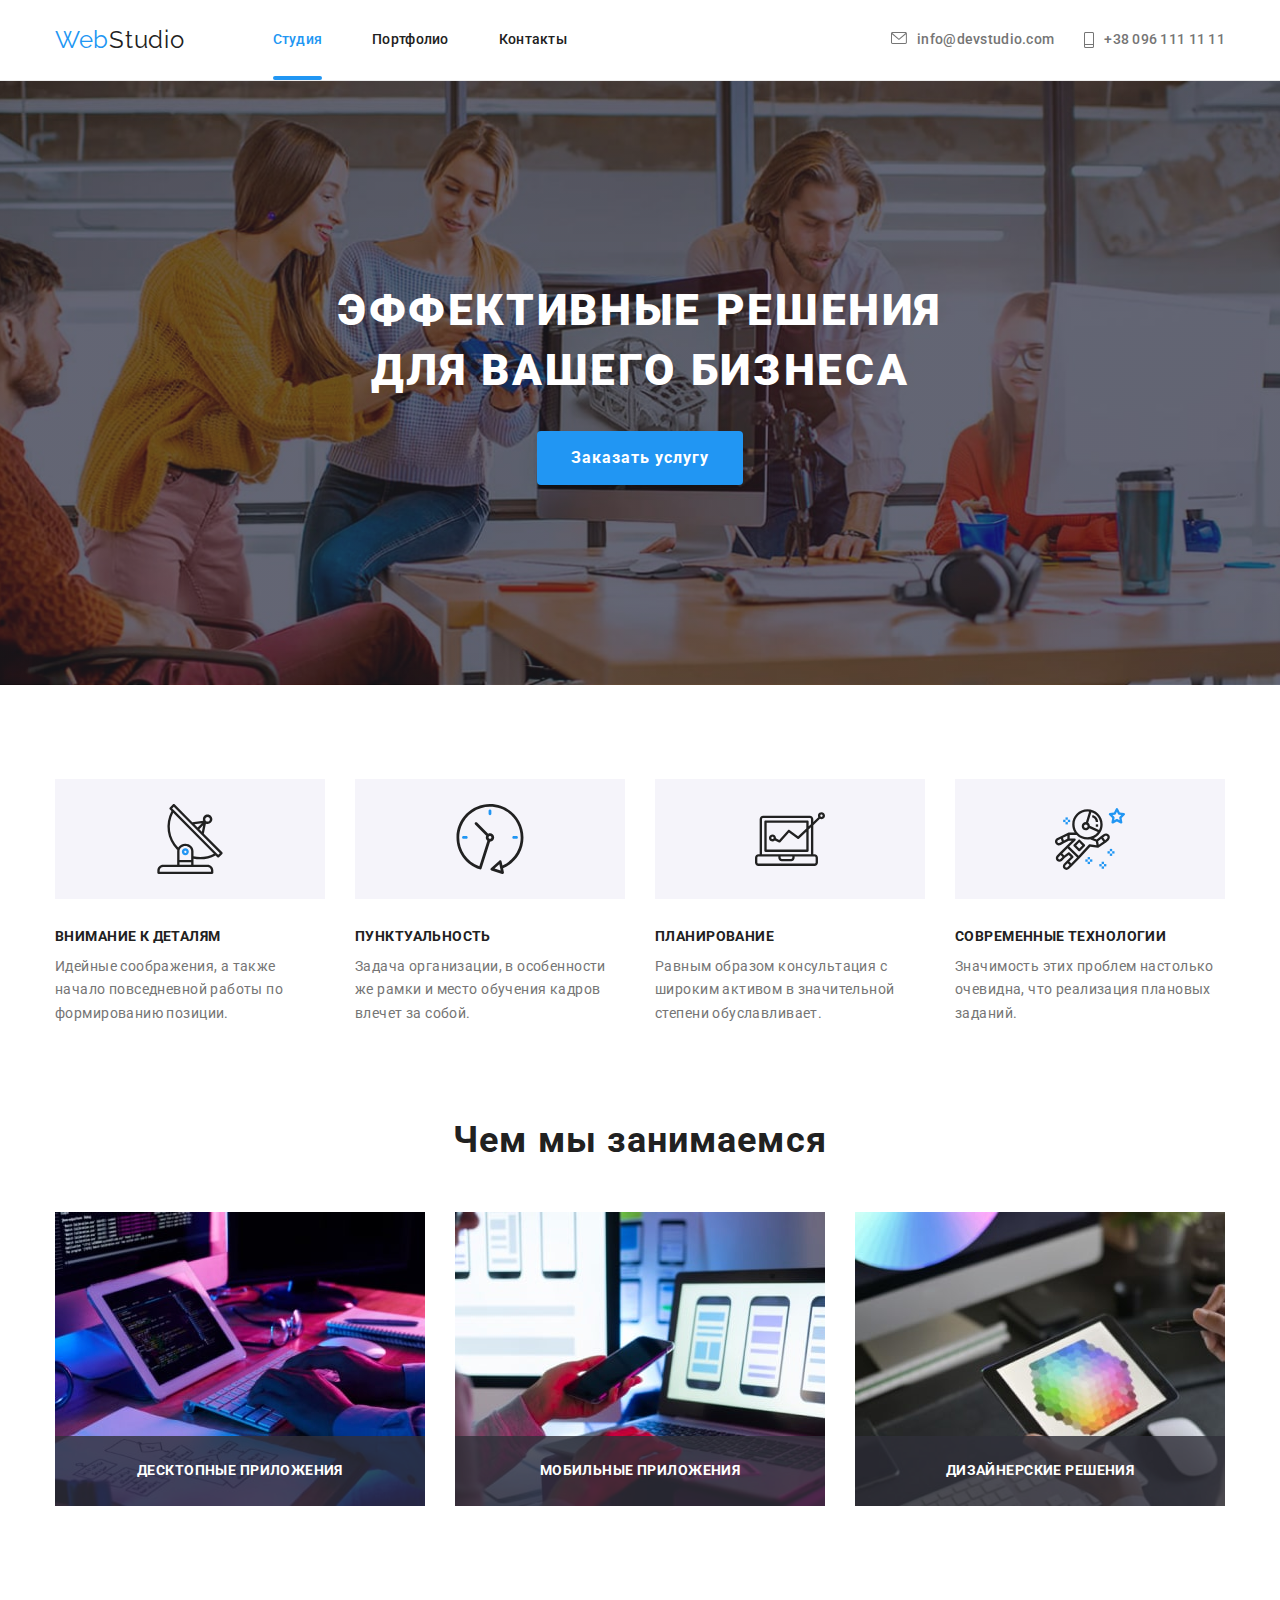
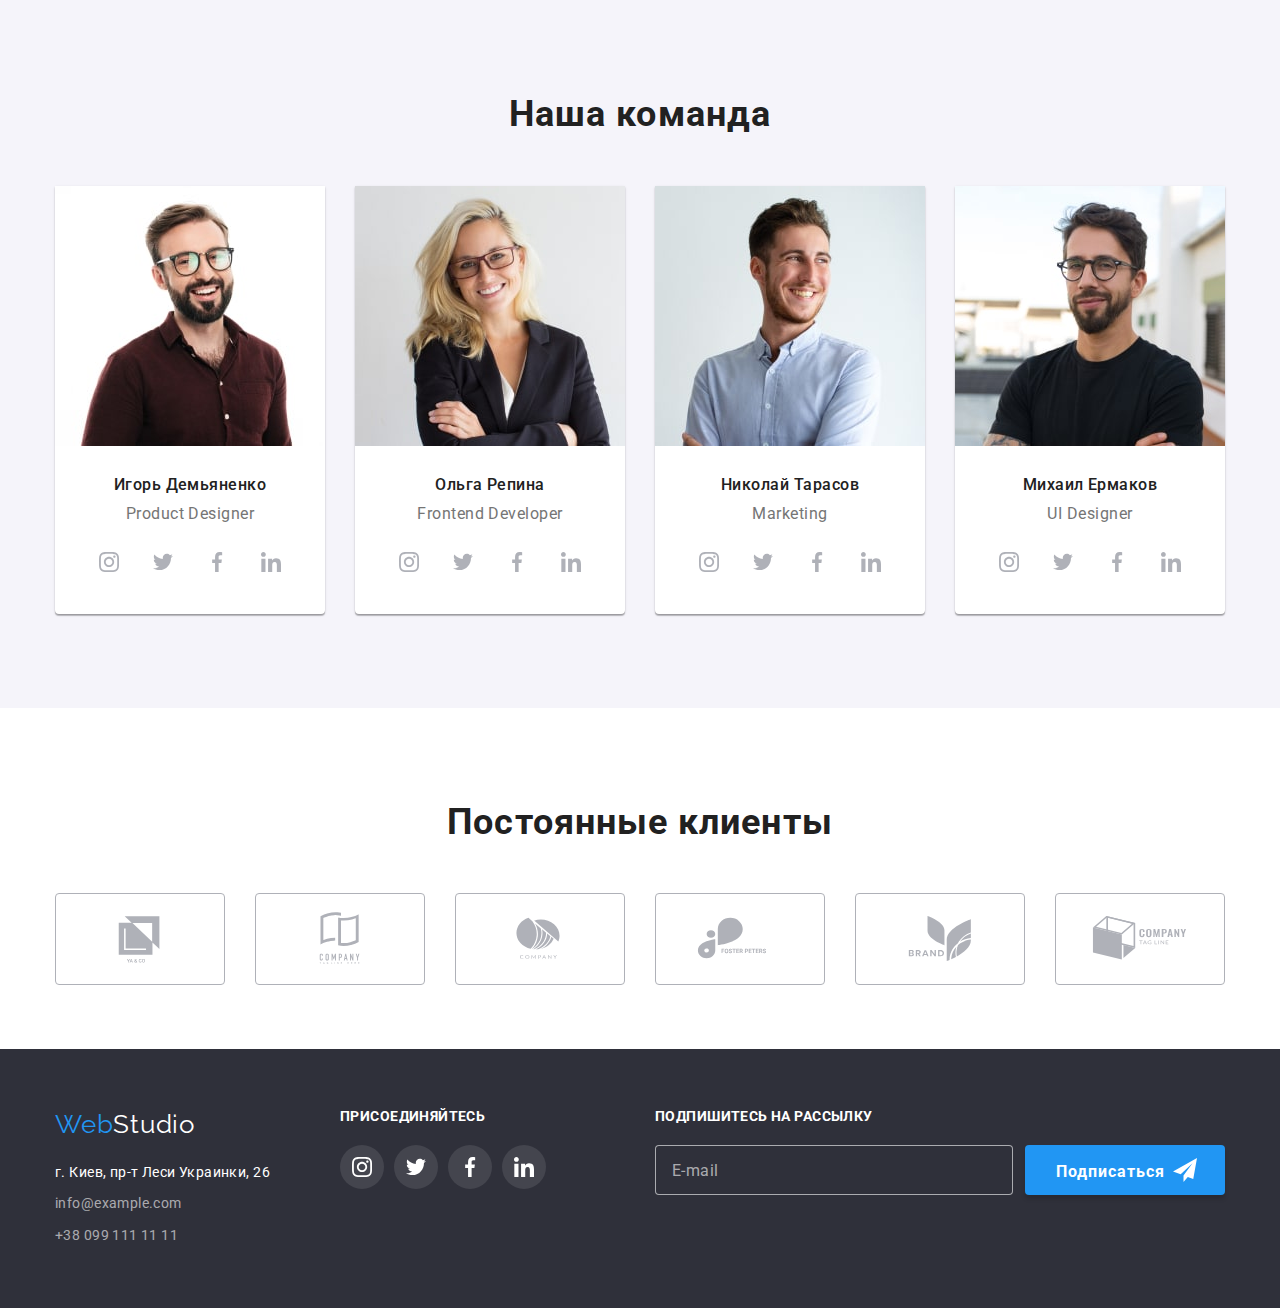
<file: index.html>
<!DOCTYPE html>
<html lang="ru">
<head>
    <meta charset="UTF-8">
    <meta http-equiv="X-UA-Compatible" content="IE=edge">
    <meta name="viewport" content="width=device-width, initial-scale=1.0">
    <title>Web Studio</title>
    <link href="https://fonts.googleapis.com/css2?family=Raleway:wght@700&family=Roboto:wght@400;500;700;900&display=swap"
        rel="stylesheet">
    <link rel="stylesheet" href="https://cdnjs.cloudflare.com/ajax/libs/modern-normalize/1.1.0/modern-normalize.min.css">
    <link rel="stylesheet" href="./css/main.min.css">
</head>
<body>
    <!-- Шапка -->
    <header class="header">
    
        <div class="container navigation-container">
            
            <a href="./index.html" class="header-logo"><span class="header-logo--web">Web</span>Studio</a>
            <button class="mobile-menu-btn-open" data-menu-open>
                <svg class="mobile-menu-btn-open__icon" width="24" height="16">
                    <use href="./images/symbol-defs.svg#icon-menu-open"></use>
                </svg>
            </button>

            <nav class="navigation">
                <ul class="navigation__list list">
                    <li class="navigation__item"><a href="./index.html" class="navigation__link current">Студия</a></li>
                    <li class="navigation__item"><a href="./portfolio.html" class="navigation__link ">Портфолио</a></li>
                    <li class="navigation__item"><a href="" class="navigation__link">Контакты</a></li>
                </ul>
            </nav>
    
            <ul class="navigation-contacts list">
                <li class="navigation-contacts__item">
    
                    <a href="mailto:info@devstudio.com" class="navigation-contacts__mail">info@devstudio.com
                        <svg class="navigation-contacts__icon" width="16" height="12">
                            <use href="./images/symbol-defs.svg#icon-mail"></use>
                        </svg>
                    </a>
                </li>
    
                <li class="navigation-contacts__item">
                    <a href="tel:+380961111111" class="navigation-contacts__tel">+38 096 111 11 11
                        <svg class="navigation-contacts__icon" width="10" height="16">
                            <use href="./images/symbol-defs.svg#icon-phone"></use>
                        </svg>
                    </a>
                </li>
            </ul>
        </div>

        <div class="mobile-menu is-hidden" data-menu>
            <div class="container">
                <div class="mobile-menu-navigation-box">
                    <button type="button" class="mobile-menu-btn-close" data-menu-close>
                        <svg class="mobile-menu-btn-open__icon" width="24" height="16">
                            <use href="./images/symbol-defs.svg#icon-menu-close"></use>
                        </svg>
                    </button>
                    <ul class="mobile-menu-navigation list">
                        <li class="mobile-menu-navigation__item"><a href="./index.html" class="mobile-menu-navigation__link">Студия</a></li>
                        <li class="mobile-menu-navigation__item"><a href="./portfolio.html"
                                class="mobile-menu-navigation__link ">Портфолио</a></li>
                        <li class="mobile-menu-navigation__item"><a href="" class="mobile-menu-navigation__link">Контакты</a></li>
                    </ul>
                    
                    
                </div>
               
                <div class="mobile-menu-social-list-box">
                    <ul class="mobile-menu-navigation-contacts list">
                    
                        <li class="mobile-menu-navigation-contacts__item">
                            <a href="tel:+380961111111" class="mobile-menu-navigation-contacts__tel">+38 096 111 11 11
                    
                            </a>
                        </li>
                    
                        <li class="mobile-menu-navigation-contacts__item">
                    
                            <a href="mailto:info@devstudio.com" class="mobile-menu-navigation-contacts__mail">info@devstudio.com
                    
                            </a>
                        </li>
                    
                    
                    </ul>
                    <ul class="mobile-menu-social-list list">
                        <li class="mobile-menu-social-list__item">
                            <a href="https://www.instagram.com/" target="_blank" class="mobile-menu-social-list__link">
                                Instagram
                            </a>
                        </li>
                        <li class="mobile-menu-social-list__item">
                            <a href="https://twitter.com/" target="_blank" class="mobile-menu-social-list__link">
                                Twitter
                            </a>
                        </li>
                        <li class="mobile-menu-social-list__item">
                            <a href="https://www.facebook.com/" target="_blank" class="mobile-menu-social-list__link">
                                Facebook
                            </a>
                        </li>
                        <li class="mobile-menu-social-list__item">
                            <a href="https://linkedin.com/" target="_blank" class="mobile-menu-social-list__link">
                                LinkedIn
                            </a>
                        </li>
                    </ul>
                </div>
                
            </div>
            
        </div>
    </header>

    <main>
    <!-- Герой  -->
        <section class="hero hero__container ">
            <div class="container">
                <h1 class="hero__title">Эффективные решения для вашего бизнеса</h1>
                <button type="button" class="hero__button button" data-modal__open>Заказать услугу</button>
            </div>
        </section>

    <!-- Приемущества -->
        <section class="benefits section">
                <div class="container">
                    <ul class="benefits-list list">
                        <li class="benefits-list__item">
                            <h3 class="benefits-list__title">Внимание к деталям</h3>
                            <p class="benefits-list__text">Идейные соображения, а также начало повседневной работы по формированию позиции.</p>
                        </li>
                        <li class="benefits-list__item">
                            <h3 class="benefits-list__title">Пунктуальность</h3>
                            <p class="benefits-list__text">Задача организации, в особенности же рамки и место обучения кадров влечет за собой.</p>
                        </li>
                        <li class="benefits-list__item">
                            <h3 class="benefits-list__title">Планирование</h3>
                            <p class="benefits-list__text">Равным образом консультация с широким активом в значительной степени обуславливает.</p>
                        </li>
                        <li class="benefits-list__item">
                            <h3 class="benefits-list__title">Современные технологии</h3>
                            <p class="benefits-list__text">Значимость этих проблем настолько очевидна, что реализация плановых заданий.</p>
                        </li>
                    </ul>
                </div>
        </section>

    <!-- Примеры -->
        <section class="samples samples--position section">
            <div class="container">
                <h2 class="samples__title title">Чем мы занимаемся</h2>
                <ul class="samples__list list">
                    <li class="samples__item">
                      
                        <img 
                        srcset="./images/samples/samples-1-1x.jpeg 1x, ./images/samples/samples-1-2x.jpeg 2x" 
                        src="./images/samples/samples-1-1x.jpeg" 
                        alt="Планшет с клавиатурой"/>

                    <div class="samples__text">Десктопные приложения</div>
                    </li>
                    <li class="samples__item">
                        
                        <img srcset="./images/samples/samples-2-1x.jpeg 1x, ./images/samples/samples-2-2x.jpeg 2x"
                            src="./images/samples/samples-2-1x.jpeg" alt="Ноутбук и смартфон" />
                    
                    <div class="samples__text">Мобильные приложения</div>
                    </li>
                    <li class="samples__item">
                        <img srcset="./images/samples/samples-3-1x.jpeg 1x, ./images/samples/samples-3-2x.jpeg 2x"
                            src="./images/samples/samples-3-1x.jpeg" alt="Планшет с палитрой" />
                    
                    <div class="samples__text">Дизайнерские решения</div>
                    </li>
                </ul>
            </div>
        </section>

    <!-- Команда -->
        <section class="team section">
            <div class="container">
                <h2 class="team-section-title title">Наша команда</h2>
                <ul class="team__list list">
                    <li class="team__item">
                        <picture>
                            <source srcset="
                                            ./images/team/team-1-1x.jpeg     1x,
                                            ./images/team/team-1-2x.jpeg 2x
                                          " media="(min-width: 1200px)" />
                            <source srcset="
                                            ./images/team/team-1-tab-1x.jpeg 1x,
                                            ./images/team/team-1-tab-2x.jpeg 2x
                                          " media="(min-width: 768px)" />
                            <source srcset="
                                            ./images/team/team-1-mob-1x.jpeg 1x,
                                            ./images/team/team-1-mob-2x.jpeg 2x
                                          " media="(min-width: 320px)" />
                        
                            <img src="./images/team/team-1-1x.jpeg" alt="Игорь Демьяненко" class="team__img" />
                        </picture>
                        <div class="team--box">
                            <h3 class="team__member">Игорь Демьяненко</h3>
                            <p class="team__position">Product Designer</p>
                            <ul class="team-social-list list">
                            <li class="team-social-list__item">
                                <a href="https://www.instagram.com/" target="_blank" class="team-social-list__link">
                                    <svg class="team-social-list__icon" width="20" height="20">
                                        <use href="./images/symbol-defs.svg#icon-instagram"></use>
                                    </svg>
                                </a>
                            </li>
                            <li class="team-social-list__item">
                                <a href="https://twitter.com/" target="_blank" class="team-social-list__link">
                                    <svg class="team-social-list__icon" width="20" height="20">
                                        <use href="./images/symbol-defs.svg#icon-twitter"></use>
                                    </svg>
                                </a>
                            </li>
                            <li class="team-social-list__item">
                                <a href="https://www.facebook.com/" target="_blank" class="team-social-list__link">
                                    <svg class="team-social-list__icon" width="20" height="20">
                                        <use href="./images/symbol-defs.svg#icon-facebook"></use>
                                    </svg>
                                </a>
                            </li>
                            <li class="team-social-list__item">
                                <a href="https://linkedin.com/" target="_blank" class="team-social-list__link">
                                    <svg class="team-social-list__icon" width="20" height="20">
                                        <use href="./images/symbol-defs.svg#icon-linkedin"></use>
                                    </svg>
                                </a>
                            </li>
                            
                            </ul>
                        </div>
                        
                    </li>
                    <li class="team__item">
                    <picture>
                        <source srcset="
                                        ./images/team/team-2-1x.jpeg     1x,
                                        ./images/team/team-2-2x.jpeg 2x
                                        " media="(min-width: 1200px)" />
                        <source srcset="
                                        ./images/team/team-2-tab-1x.jpeg 1x,
                                        ./images/team/team-2-tab-2x.jpeg 2x
                                        " media="(min-width: 768px)" />
                        <source srcset="
                                        ./images/team/team-2-mob-1x.jpeg 1x,
                                        ./images/team/team-2-mob-2x.jpeg 2x
                                        " media="(min-width: 320px)" />                   
                        <img src="./images/team/team-2-1x.jpeg" alt="Ольга Репина" class="team__img"/>
                    </picture>
                        
                        <div class="team--box">
                            <h3 class="team__member">Ольга Репина</h3>
                            <p class="team__position">Frontend Developer</p>
                        <ul class="team-social-list list">
                            <li class="team-social-list__item">
                                <a href="https://www.instagram.com/" target="_blank" class="team-social-list__link">
                                    <svg class="team-social-list__icon" width="20" height="20">
                                        <use href="./images/symbol-defs.svg#icon-instagram"></use>
                                    </svg>
                                </a>
                            </li>
                            <li class="team-social-list__item">
                                <a href="https://twitter.com/" target="_blank" class="team-social-list__link">
                                    <svg class="team-social-list__icon" width="20" height="20">
                                        <use href="./images/symbol-defs.svg#icon-twitter"></use>
                                    </svg>
                                </a>
                            </li>
                            <li class="team-social-list__item">
                                <a href="https://www.facebook.com/" target="_blank" class="team-social-list__link">
                                    <svg class="team-social-list__icon" width="20" height="20">
                                        <use href="./images/symbol-defs.svg#icon-facebook"></use>
                                    </svg>
                                </a>
                            </li>
                            <li class="team-social-list__item">
                                <a href="https://linkedin.com/" target="_blank" class="team-social-list__link">
                                    <svg class="team-social-list__icon" width="20" height="20">
                                        <use href="./images/symbol-defs.svg#icon-linkedin"></use>
                                    </svg>
                                </a>
                            </li>
                        </ul>
                        </div>
                        
                    </li>
                    <li class="team__item">
                        <picture>
                            <source srcset="
                                            ./images/team/team-3-1x.jpeg     1x,
                                            ./images/team/team-3-2x.jpeg 2x
                                            " media="(min-width: 1200px)" />
                            <source srcset="
                                            ./images/team/team-3-tab-1x.jpeg 1x,
                                            ./images/team/team-3-tab-2x.jpeg 2x
                                            " media="(min-width: 768px)" />
                            <source srcset="
                                            ./images/team/team-3-mob-1x.jpeg 1x,
                                            ./images/team/team-3-mob-2x.jpeg 2x
                                            " media="(min-width: 320px)" />
                            <img src="./images/team/team-3-1x.jpeg" alt="Николай Тарасов"  class="team__img"/>
                        </picture>
                        <div class="team--box">
                            <h3 class="team__member">Николай Тарасов</h3>
                            <p class="team__position">Marketing</p>
                        <ul class="team-social-list list">
                            <li class="team-social-list__item">
                                <a href="https://www.instagram.com/" target="_blank" class="team-social-list__link">
                                    <svg class="team-social-list__icon" width="20" height="20">
                                        <use href="./images/symbol-defs.svg#icon-instagram"></use>
                                    </svg>
                                </a>
                            </li>
                            <li class="team-social-list__item">
                                <a href="https://twitter.com/" target="_blank" class="team-social-list__link">
                                    <svg class="team-social-list__icon" width="20" height="20">
                                        <use href="./images/symbol-defs.svg#icon-twitter"></use>
                                    </svg>
                                </a>
                            </li>
                            <li class="team-social-list__item">
                                <a href="https://www.facebook.com/" target="_blank" class="team-social-list__link">
                                    <svg class="team-social-list__icon" width="20" height="20">
                                        <use href="./images/symbol-defs.svg#icon-facebook"></use>
                                    </svg>
                                </a>
                            </li>
                            <li class="team-social-list__item">
                                <a href="https://linkedin.com/" target="_blank" class="team-social-list__link">
                                    <svg class="team-social-list__icon" width="20" height="20">
                                        <use href="./images/symbol-defs.svg#icon-linkedin"></use>
                                    </svg>
                                </a>
                            </li>
                        </ul>
                        </div>
                        
                    </li>
                    <li class="team__item">
                        <picture>
                            <source srcset="
                                            ./images/team/team-4-1x.jpeg     1x,
                                            ./images/team/team-4-2x.jpeg 2x
                                            " media="(min-width: 1200px)" />
                            <source srcset="
                                            ./images/team/team-4-tab-1x.jpeg 1x,
                                            ./images/team/team-4-tab-2x.jpeg 2x
                                            " media="(min-width: 768px)" />
                            <source srcset="
                                            ./images/team/team-4-mob-1x.jpeg 1x,
                                            ./images/team/team-4-mob-2x.jpeg 2x
                                            " media="(min-width: 320px)" />
                            <img src="./images/team/team-4-1x.jpeg" alt="Михаил Ермаков" class="team__img" />
                        </picture>
                        <div     class="team--box">
                            <h3 class="team__member">Михаил Ермаков</h3>
                            <p class="team__position">UI Designer</p>
                        <ul class="team-social-list list">
                            <li class="team-social-list__item">
                                <a href="https://www.instagram.com/" target="_blank" class="team-social-list__link">
                                    <svg class="team-social-list__icon" width="20" height="20">
                                        <use href="./images/symbol-defs.svg#icon-instagram"></use>
                                    </svg>
                                </a>
                            </li>
                            <li class="team-social-list__item">
                                <a href="https://twitter.com/" target="_blank" class="team-social-list__link">
                                    <svg class="team-social-list__icon" width="20" height="20">
                                        <use href="./images/symbol-defs.svg#icon-twitter"></use>
                                    </svg>
                                </a>
                            </li>
                            <li class="team-social-list__item">
                                <a href="https://www.facebook.com/" target="_blank" class="team-social-list__link">
                                    <svg class="team-social-list__icon" width="20" height="20">
                                        <use href="./images/symbol-defs.svg#icon-facebook"></use>
                                    </svg>
                                </a>
                            </li>
                            <li class="team-social-list__item">
                                <a href="https://linkedin.com/" target="_blank" class="team-social-list__link">
                                    <svg class="team-social-list__icon" width="20" height="20">
                                        <use href="./images/symbol-defs.svg#icon-linkedin"></use>
                                    </svg>
                                </a>
                            </li>
                        </ul>
                        </div>
                        
                    </li>
                </ul>
            </div>
        </section>

    <!-- Клиенты -->
        <section class="clients section">
            <div class="container">
                <h2 class="clients__title title">Постоянные клиенты</h2>
                <ul class="clients__list list">
                    <li class="clients__item">
                        <a href="" class="clients__link">
                            <svg class="clients__icon" width="106" height="60">
                                <use href="images/symbol-defs.svg#icon-yaco"></use>
                            </svg>
                        </a>
                    </li>
                    <li class="clients__item">
                        <a href="" class="clients__link">
                            <svg class="clients__icon" width="106" height="60">
                                <use href="images/symbol-defs.svg#icon-company-tagline"></use>
                            </svg>
                        </a>
                    </li>

                    <li class="clients__item">
                        <a href="" class="clients__link">
                            <svg class="clients__icon" width="106" height="60">
                                <use href="images/symbol-defs.svg#icon-company"></use>
                            </svg>
                        </a>
                    </li>
                    <li class="clients__item">
                        <a href="" class="clients__link">
                            <svg class="clients__icon" width="106" height="60">
                                <use href="images/symbol-defs.svg#icon-foster"></use>
                            </svg>
                        </a>
                    </li>
                    <li class="clients__item">
                        <a href="" class="clients__link">
                            <svg class="clients__icon" width="106" height="60">
                                <use href="images/symbol-defs.svg#icon-brand"></use>
                            </svg>
                        </a>
                    </li>
                    <li class="clients__item">
                        <a href="" class="clients__link">
                            <svg class="clients__icon" width="106" height="60">
                                <use href="images/symbol-defs.svg#icon-tag-line"></use>
                            </svg>
                        </a>
                    </li>
                </ul>
            </div>
        </section>
    </main>

    <!-- Футер -->
    <footer class="footer">
        <div class="footer__container container contacts">

            <div class="address-links-box">

            <div class="address-container">
                <a href="./index.html" class="footer__logo"><span class="footer__logo--web">Web</span>Studio</a>
                <address class="address">
                    <div class="address__contacts">
                        <p class="address__location">г. Киев, пр-т Леси Украинки, 26</p>
                        <a href="mailto:info@example.com" class="address__mail">info@example.com</a>
                        <a href="tel:+380991111111" class="address__tel">+38 099 111 11 11</a>
                    </div>
                </address>
            </div>

            <div class="footer__links">
                <h3 class="footer__title">присоединяйтесь</h3>
                <ul class="footer__social-list list">
                    <li class="footer__social-item">
                        <a href="" class="footer__social-link">
                            <svg class="footer__social-icon" width="20" height="20">
                                <use href="./images/symbol-defs.svg#icon-instagram"></use>
                            </svg>
                        </a>
                    </li>
                    <li class="footer__social-item">
                        <a href="" class="footer__social-link">
                            <svg class="footer__social-icon" width="20" height="20">
                                <use href="./images/symbol-defs.svg#icon-twitter"></use>
                            </svg>
                        </a>
                    </li>
                    <li class="footer__social-item">
                        <a href="" class="footer__social-link">
                            <svg class="footer__social-icon" width="20" height="20">
                                <use href="./images/symbol-defs.svg#icon-facebook"></use>
                            </svg>
                        </a>
                    </li>
                    <li class="footer__social-item">
                        <a href="" class="footer__social-link">
                            <svg class="footer__social-icon" width="20" height="20">
                                <use href="./images/symbol-defs.svg#icon-linkedin"></use>
                            </svg>
                        </a>
                    </li>
                </ul>
            </div>

            </div>
            <div class="subscription subscription--box">
                <h3 class="subscription-title">Подпишитесь на рассылку</h3>
                <div class="subscription__input">
                    <input type="email" name="email" placeholder="E-mail" class="subscription__email">
                    <div class="button-icon-position">
                    <button type="submit" class="subscription__button button">Подписаться</button>
                    <svg class="subscription__button--icon" width="24" height="24">
                        <use href="./images/symbol-defs.svg#icon-subscription"></use>
                    </svg>
                    </div>  
                    
                </div>
            </div>

        </div>
    </footer> 

    <!-- Модальное окно -->

    <div class="backdrop is-hidden" data-modal>
        <div class="modal">
            <button class="modal__button--close" data-modal__close>
                <svg class="modal__button--close-icon" width="11" height="11">
                    <use href="./images/symbol-defs.svg#icon-menu-close"></use>
            </button>

    <!-- Формы -->
    
            <div class="form">
                
                <p class="form__title-text">Оставьте свои данные, мы вам перезвоним</p>
                <form action="#" class="form-box">

                    
                    
                        <label class="form__label">
                            <span class="form__name">Имя</span> 
                            <div class="input-box">
                                <input type="text" name="name" class="form__input">
                                <svg class="form__icon" width="12" height="12">
                                    <use href="./images/symbol-defs.svg#icon-modal-name"></use>
                                </svg>
                            </div>
                        </label>
                   
                        <label class="form__label">
                            <span class="form__name">Телефон</span>
                            <div class="input-box">
                                <input type="tel" name="tel" class="form__input">
                                <svg class="form__icon" width="13" height="13">
                                    <use href="./images/symbol-defs.svg#icon-modal-tel"></use>
                                </svg>
                            </div>    
                        </label>
                           
                
                        <label class="form__label">
                            <span class="form__name">Почта</span> 
                        <div class="input-box">
                            <input type="email" name="email" class="form__input">
                            <svg class="form__icon" width="15" height="12">
                                <use href="./images/symbol-defs.svg#icon-modal-email"></use>
                        </div>
                        </label>
                        

                        <label class="form__label">
                            <span class="form__name">Комментарий</span> 
                        <textarea name="comment"
                        placeholder="Введите текст"
                        class="form__comment-placeholder"></textarea>
                        </label>
                    
    
                    <div class="terms terms--geometry">
                        
                        <label class="terms__checkbox">
                            <input class="terms__input-checkbox" type="checkbox" name="terms"  value="checkbox">
                            <span class="terms__custom-checkbox"></span>
                            <span class="terms__text">Соглашаюсь с рассылкой и принимаю
                            <a href="" class="terms__link"> Условия договора</a></span>
                        
                        </label>
                    </div>

                    <button type="submit" class="modal-submit-button ">Отправить</button>

                </form>
            </div>
        </div>
    </div>
    <script src="./js/modal.js"></script>
    <script src="./js/mobile-menu.js"></script>
</body>
</html>
</file>
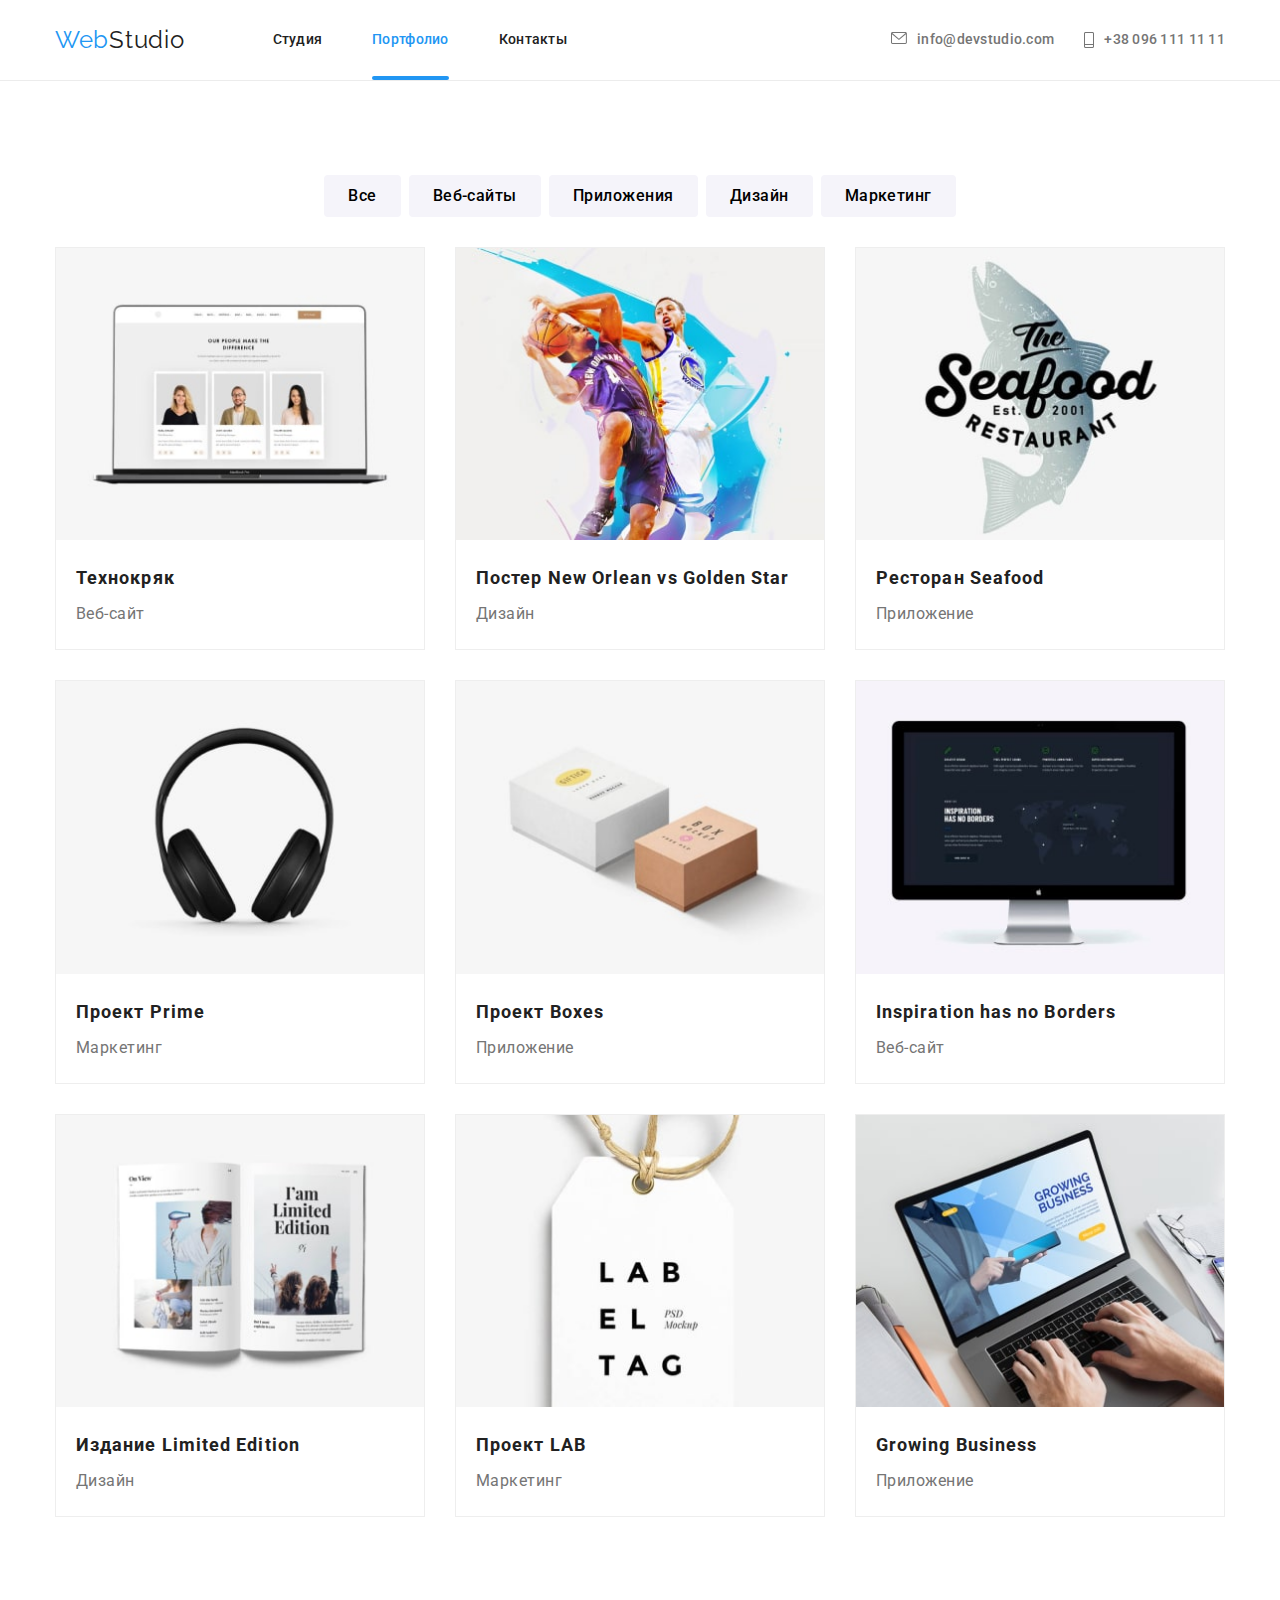
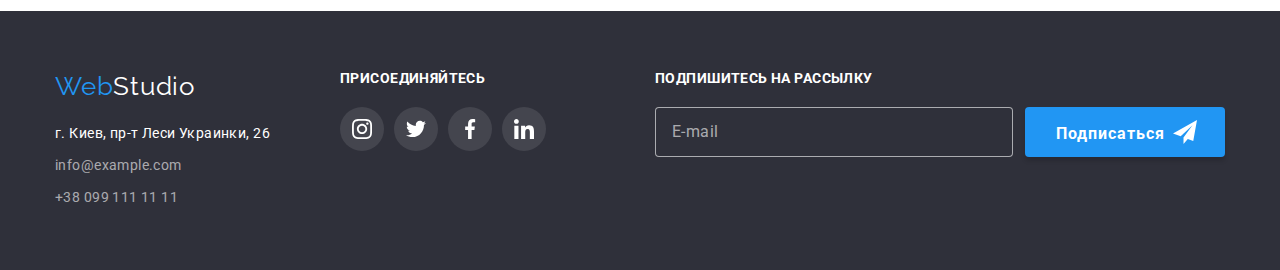
<file: portfolio.html>
<!DOCTYPE html>
<html lang="ru">
<head>
    <meta charset="UTF-8">
    <meta http-equiv="X-UA-Compatible" content="IE=edge">
    <meta name="viewport" content="width=device-width, initial-scale=1.0">
    <title>Portfolio</title>
    <link href="https://fonts.googleapis.com/css2?family=Raleway:wght@700&family=Roboto:wght@400;500;700;900&display=swap"
        rel="stylesheet">
        <link rel="stylesheet" href="https://cdnjs.cloudflare.com/ajax/libs/modern-normalize/1.1.0/modern-normalize.min.css">
    <link rel="stylesheet" href="./css/main.min.css">
</head>
<body>
    <!-- Шапка -->
    <header class="header">
    
        <div class="container navigation-container">
    
            <a href="./index.html" class="header-logo"><span class="header-logo--web">Web</span>Studio</a>
            <button class="mobile-menu-btn-open" data-menu-open>
                <svg class="mobile-menu-btn-open__icon" width="24" height="16">
                    <use href="./images/symbol-defs.svg#icon-menu-open"></use>
                </svg>
            </button>
    
            <nav class="navigation">
                <ul class="navigation__list list">
                    <li class="navigation__item"><a href="./index.html" class="navigation__link">Студия</a></li>
                    <li class="navigation__item"><a href="./portfolio.html" class="navigation__link current">Портфолио</a></li>
                    <li class="navigation__item"><a href="" class="navigation__link">Контакты</a></li>
                </ul>
            </nav>
    
            <ul class="navigation-contacts list">
                <li class="navigation-contacts__item">
    
                    <a href="mailto:info@devstudio.com" class="navigation-contacts__mail">info@devstudio.com
                        <svg class="navigation-contacts__icon" width="16" height="12">
                            <use href="./images/symbol-defs.svg#icon-mail"></use>
                        </svg>
                    </a>
                </li>
    
                <li class="navigation-contacts__item">
                    <a href="tel:+380961111111" class="navigation-contacts__tel">+38 096 111 11 11
                        <svg class="navigation-contacts__icon" width="10" height="16">
                            <use href="./images/symbol-defs.svg#icon-phone"></use>
                        </svg>
                    </a>
                </li>
            </ul>
        </div>
    
        <div class="mobile-menu is-hidden" data-menu>
            <div class="container">
                <div class="mobile-menu-navigation-box">
                    <button type="button" class="mobile-menu-btn-close" data-menu-close>
                        <svg class="mobile-menu-btn-open__icon" width="24" height="16">
                            <use href="./images/symbol-defs.svg#icon-menu-close"></use>
                        </svg>
                    </button>
                    <ul class="mobile-menu-navigation list">
                        <li class="mobile-menu-navigation__item"><a href="./index.html"
                                class="mobile-menu-navigation__link">Студия</a></li>
                        <li class="mobile-menu-navigation__item"><a href="./portfolio.html"
                                class="mobile-menu-navigation__link ">Портфолио</a></li>
                        <li class="mobile-menu-navigation__item"><a href=""
                                class="mobile-menu-navigation__link">Контакты</a></li>
                    </ul>
    
    
                </div>
    
                <div class="mobile-menu-social-list-box">
                    <ul class="mobile-menu-navigation-contacts list">
    
                        <li class="mobile-menu-navigation-contacts__item">
                            <a href="tel:+380961111111" class="mobile-menu-navigation-contacts__tel">+38 096 111 11 11
    
                            </a>
                        </li>
    
                        <li class="mobile-menu-navigation-contacts__item">
    
                            <a href="mailto:info@devstudio.com"
                                class="mobile-menu-navigation-contacts__mail">info@devstudio.com
    
                            </a>
                        </li>
    
    
                    </ul>
                    <ul class="mobile-menu-social-list list">
                        <li class="mobile-menu-social-list__item">
                            <a href="https://www.instagram.com/" target="_blank" class="mobile-menu-social-list__link">
                                Instagram
                            </a>
                        </li>
                        <li class="mobile-menu-social-list__item">
                            <a href="https://twitter.com/" target="_blank" class="mobile-menu-social-list__link">
                                Twitter
                            </a>
                        </li>
                        <li class="mobile-menu-social-list__item">
                            <a href="https://www.facebook.com/" target="_blank" class="mobile-menu-social-list__link">
                                Facebook
                            </a>
                        </li>
                        <li class="mobile-menu-social-list__item">
                            <a href="https://linkedin.com/" target="_blank" class="mobile-menu-social-list__link">
                                LinkedIn
                            </a>
                        </li>
                    </ul>
                </div>
    
            </div>
    
        </div>
    </header>
    
    <main>
    <!-- Основной контент -->
    <main>

        <section class="filters section">

            <div class="container">

                <div class="filters-container">
                    <h1 class="visually-hidden">Фильтры</h1>
                    <ul class="filters__list list">
                        <li class="filters__item">
                            <button type="button" class="filters__button button">Все</button>
                        </li>
                        <li class="filters__item">
                            <button type="button" class="filters__button button">Веб-сайты</button>
                        </li>
                        <li class="filters__item">
                            <button type="button" class="filters__button button">Приложения</button>
                        </li>
                        <li class="filters__item">
                            <button type="button" class="filters__button button">Дизайн</button>
                        </li>
                        <li class="filters__item">
                            <button type="button" class="filters__button button">Маркетинг</button>
                        </li>
                    </ul>
                </div>

                <div class="projects-container">
                    <h2 class="visually-hidden">Проекты</h2>
                    <ul class="projects-list list">
                    
                        <li class="projects-item">
                            
                            <article class="card">

                                <div class="card__thumb">
                                <picture>
                                    <source srcset="
                                                    ./images/projects/project-1-1x.jpeg 1x,
                                                    ./images/projects/project-1-2x.jpeg 2x
                                                    " media="(min-width: 1200px)" />
                                    <source srcset="
                                                    ./images/projects/project-1-tab-1x.jpeg 1x,
                                                    ./images/projects/project-1-tab-2x.jpeg 2x
                                                    " media="(min-width: 768px)" />
                                    <source srcset="
                                                    ./images/projects/project-1-mob-1x.jpeg 1x,
                                                    ./images/projects/project-1-mob-2x.jpeg 2x
                                                    " media="(min-width: 320px)" />
                                    <img src="./images/projects/project-1-1x.jpeg" alt="Веб-сайт на ноутбуке" class="card__img" />
                                </picture>
                                    <div class="card-overlay">
                                        <div class="card-overlay-text">
                                            Технокряк это современная площадка распространения коронавируса. Компании используют эту
                                            платформу для цифрового
                                            шпионажа и атак на защищённые сервера конкурентов.
                                        </div>
                                    </div>
                                </div>

                                <div class="card__content">
                                    <h3 class="card__title">Технокряк</h3>
                                    <p class="card__text">Веб-сайт</p>
                                </div>

                            </article>  
                        </li>

                        <li class="projects-item">

                            <article class="card">
                        
                                <div class="card__thumb">
                                    <picture>
                                        <source srcset="
                                                        ./images/projects/project-2-1x.jpeg 1x,
                                                        ./images/projects/project-2-2x.jpeg 2x
                                                        " media="(min-width: 1200px)" />
                                        <source srcset="
                                                        ./images/projects/project-2-tab-1x.jpeg 1x,
                                                        ./images/projects/project-2-tab-2x.jpeg 2x
                                                        " media="(min-width: 768px)" />
                                        <source srcset="
                                                        ./images/projects/project-2-mob-1x.jpeg 1x,
                                                        ./images/projects/project-2-mob-2x.jpeg 2x
                                                        " media="(min-width: 320px)" />
                                        <img src="./images/projects/project-2-1x.jpeg" alt="Постер с баскетболистами" class="card__img" />
                                    </picture>
                                    
                                    <div class="card-overlay">
                                        <div class="card-overlay-text">Технокряк это современная площадка распространения коронавируса. Компании используют эту
                                            платформу для цифрового
                                            шпионажа и атак на защищённые сервера конкурентов.
                                        </div>
                                    </div>
                                </div>
                        
                                <div class="card__content">
                                    <h3 class="card__title">Постер New Orlean vs Golden Star</h3>
                                    <p class="card__text">Дизайн</p>
                                </div>
                        
                            </article>
                        </li>

                        <li class="projects-item">

                            <article class="card">
                        
                                <div class="card__thumb">
                                    <picture>
                                        <source srcset="
                                                        ./images/projects/project-3-1x.jpeg 1x,
                                                        ./images/projects/project-3-2x.jpeg 2x
                                                        " media="(min-width: 1200px)" />
                                        <source srcset="
                                                        ./images/projects/project-3-tab-1x.jpeg 1x,
                                                        ./images/projects/project-3-tab-2x.jpeg 2x
                                                        " media="(min-width: 768px)" />
                                        <source srcset="
                                                        ./images/projects/project-3-mob-1x.jpeg 1x,
                                                        ./images/projects/project-3-mob-2x.jpeg 2x
                                                        " media="(min-width: 320px)" />
                                        <img src="./images/projects/project-3-1x.jpeg" alt="Лого ресторана" class="card__img" />
                                    </picture>

                                    <div class="card-overlay">
                                        <div class="card-overlay-text">Технокряк это современная площадка распространения коронавируса. Компании используют эту
                                            платформу для цифрового
                                            шпионажа и атак на защищённые сервера конкурентов.
                                        </div>
                                    </div>
                                </div>
                        
                                <div class="card__content">
                                    <h3 class="card__title">Ресторан Seafood</h3>
                                    <p class="card__text">Приложение</p>
                                </div>
                        
                            </article>
                        </li>

                        <li class="projects-item">

                            <article class="card">
                        
                                <div class="card__thumb">

                                    <picture>
                                        <source srcset="
                                                        ./images/projects/project-4-1x.jpeg 1x,
                                                        ./images/projects/project-4-2x.jpeg 2x
                                                        " media="(min-width: 1200px)" />
                                        <source srcset="
                                                        ./images/projects/project-4-tab-1x.jpeg 1x,
                                                        ./images/projects/project-4-tab-2x.jpeg 2x
                                                        " media="(min-width: 768px)" />
                                        <source srcset="
                                                        ./images/projects/project-4-mob-1x.jpeg 1x,
                                                        ./images/projects/project-4-mob-2x.jpeg 2x
                                                        " media="(min-width: 320px)" />
                                        <img src="./images/projects/project-4-1x.jpeg" alt="Наушники" class="card__img" />
                                    </picture>
                                    
                                    <div class="card-overlay">
                                        <div class="card-overlay-text">Технокряк это современная площадка распространения коронавируса. Компании используют эту
                                            платформу для цифрового
                                            шпионажа и атак на защищённые сервера конкурентов.
                                        </div>
                                    </div>
                                </div>
                        
                                <div class="card__content">
                                    <h3 class="card__title">Проект Prime</h3>
                                    <p class="card__text">Маркетинг</p>
                                </div>
                        
                            </article>
                        </li>

                        <li class="projects-item">

                            <article class="card">
                        
                                <div class="card__thumb">
                                    <picture>
                                        <source srcset="
                                                        ./images/projects/project-5-1x.jpeg 1x,
                                                        ./images/projects/project-5-2x.jpeg 2x
                                                        " media="(min-width: 1200px)" />
                                        <source srcset="
                                                        ./images/projects/project-5-tab-1x.jpeg 1x,
                                                        ./images/projects/project-5-tab-2x.jpeg 2x
                                                        " media="(min-width: 768px)" />
                                        <source srcset="
                                                        ./images/projects/project-5-mob-1x.jpeg 1x,
                                                        ./images/projects/project-5-mob-2x.jpeg 2x
                                                        " media="(min-width: 320px)" />
                                        <img src="./images/projects/project-5-1x.jpeg" alt="Изображение коробок" class="card__img" />
                                    </picture>
                                   
                                    <div class="card-overlay">
                                        <div class="card-overlay-text">Технокряк это современная площадка распространения коронавируса. Компании используют эту
                                            платформу для цифрового
                                            шпионажа и атак на защищённые сервера конкурентов.
                                        </div>
                                    </div>
                                </div>
                        
                                <div class="card__content">
                                    <h3 class="card__title">Проект Boxes</h3>
                                    <p class="card__text">Приложение</p>
                                </div>
                        
                            </article>
                        </li>

                        <li class="projects-item">

                            <article class="card">
                        
                                <div class="card__thumb">
                                    <picture>
                                        <source srcset="
                                                        ./images/projects/project-6-1x.jpeg 1x,
                                                        ./images/projects/project-6-2x.jpeg 2x
                                                        " media="(min-width: 1200px)" />
                                        <source srcset="
                                                        ./images/projects/project-6-tab-1x.jpeg 1x,
                                                        ./images/projects/project-6-tab-2x.jpeg 2x
                                                        " media="(min-width: 768px)" />
                                        <source srcset="
                                                        ./images/projects/project-6-mob-1x.jpeg 1x,
                                                        ./images/projects/project-6-mob-2x.jpeg 2x
                                                        " media="(min-width: 320px)" />
                                        <img src="./images/projects/project-6-1x.jpeg" alt="Веб-сайт на мониторе" class="card__img" />
                                    </picture>
                                <div class="card-overlay">
                                    <div class="card-overlay-text">Технокряк это современная площадка распространения коронавируса. Компании используют эту
                                        платформу для цифрового
                                        шпионажа и атак на защищённые сервера конкурентов.
                                    </div>
                                </div>
                                </div>
                        
                                <div class="card__content">
                                    <h3 class="card__title">Inspiration has no Borders</h3>
                                    <p class="card__text">Веб-сайт</p>
                                </div>
                        
                            </article>
                        </li>

                        <li class="projects-item">

                            <article class="card">
                        
                                <div class="card__thumb">
                                    <picture>
                                        <source srcset="
                                                        ./images/projects/project-7-1x.jpeg 1x,
                                                        ./images/projects/project-7-2x.jpeg 2x
                                                        " media="(min-width: 1200px)" />
                                        <source srcset="
                                                        ./images/projects/project-7-tab-1x.jpeg 1x,
                                                        ./images/projects/project-7-tab-2x.jpeg 2x
                                                        " media="(min-width: 768px)" />
                                        <source srcset="
                                                        ./images/projects/project-7-mob-1x.jpeg 1x,
                                                        ./images/projects/project-7-mob-2x.jpeg 2x
                                                        " media="(min-width: 320px)" />
                                        <img src="./images/projects/project-7-1x.jpeg" aalt="Книга" class="card__img" />
                                    </picture>
                                    <div class="card-overlay">
                                        <div class="card-overlay-text">Технокряк это современная площадка распространения коронавируса. Компании используют эту
                                            платформу для цифрового
                                            шпионажа и атак на защищённые сервера конкурентов.
                                        </div>
                                    </div>
                                </div>
                        
                                <div class="card__content">
                                    <h3 class="card__title">Издание Limited Edition</h3>
                                    <p class="card__text">Дизайн</p>
                                </div>
                        
                            </article>
                        </li>

                        <li class="projects-item">

                            <article class="card">
                        
                                <div class="card__thumb">
                                    <picture>
                                        <source srcset="
                                                        ./images/projects/project-8-1x.jpeg 1x,
                                                        ./images/projects/project-8-2x.jpeg 2x
                                                        " media="(min-width: 1200px)" />
                                        <source srcset="
                                                        ./images/projects/project-8-tab-1x.jpeg 1x,
                                                        ./images/projects/project-8-tab-2x.jpeg 2x
                                                        " media="(min-width: 768px)" />
                                        <source srcset="
                                                        ./images/projects/project-8-mob-1x.jpeg 1x,
                                                        ./images/projects/project-8-mob-2x.jpeg 2x
                                                        " media="(min-width: 320px)" />
                                        <img src="./images/projects/project-8-1x.jpeg" alt="Изображение бирки" class="card__img" />
                                    </picture>
                                    <div class="card-overlay">
                                        <div class="card-overlay-text">Технокряк это современная площадка распространения коронавируса. Компании используют эту
                                            платформу для цифрового
                                            шпионажа и атак на защищённые сервера конкурентов.
                                        </div>
                                    </div>
                                </div>
                        
                                <div class="card__content">
                                    <h3 class="card__title">Проект LAB</h3>
                                    <p class="card__text">Маркетинг</p>
                                </div>
                        
                            </article>
                        </li>

                        <li class="projects-item">
                            
                            <article class="card">
                        
                                <div class="card__thumb">
                                    <picture>
                                        <source srcset="
                                                        ./images/projects/project-9-1x.jpeg 1x,
                                                        ./images/projects/project-9-2x.jpeg 2x
                                                        " media="(min-width: 1200px)" />
                                        <source srcset="
                                                        ./images/projects/project-9-tab-1x.jpeg 1x,
                                                        ./images/projects/project-9-tab-2x.jpeg 2x
                                                        " media="(min-width: 768px)" />
                                        <source srcset="
                                                        ./images/projects/project-9-mob-1x.jpeg 1x,
                                                        ./images/projects/project-9-mob-2x.jpeg 2x
                                                        " media="(min-width: 320px)" />
                                        <img src="./images/projects/project-9-1x.jpeg" alt="Приложение на ноутбуке" class="card__img" />
                                    </picture>
                                    <div class="card-overlay">
                                        <div class="card-overlay-text">Технокряк это современная площадка распространения коронавируса. Компании используют эту
                                            платформу для цифрового
                                            шпионажа и атак на защищённые сервера конкурентов.
                                        </div>
                                    </div>
                                    
                                </div>
                        
                                <div class="card__content">
                                    <h3 class="card__title">Growing Business</h3>
                                    <p class="card__text">Приложение</p>
                                </div>
                        
                            </article>
                        </li>
                    </ul>
                </div>
            </div>
        </section>
    </main>
    <!-- Футер -->
<footer class="footer">
    <div class="footer__container container contacts">

        <div class="address-links-box">

            <div class="address-container">
                <a href="./index.html" class="footer__logo"><span class="footer__logo--web">Web</span>Studio</a>
                <address class="address">
                    <div class="address__contacts">
                        <p class="address__location">г. Киев, пр-т Леси Украинки, 26</p>
                        <a href="mailto:info@example.com" class="address__mail">info@example.com</a>
                        <a href="tel:+380991111111" class="address__tel">+38 099 111 11 11</a>
                    </div>
                </address>
            </div>

            <div class="footer__links">
                <h3 class="footer__title">присоединяйтесь</h3>
                <ul class="footer__social-list list">
                    <li class="footer__social-item">
                        <a href="" class="footer__social-link">
                            <svg class="footer__social-icon" width="20" height="20">
                                <use href="./images/symbol-defs.svg#icon-instagram"></use>
                            </svg>
                        </a>
                    </li>
                    <li class="footer__social-item">
                        <a href="" class="footer__social-link">
                            <svg class="footer__social-icon" width="20" height="20">
                                <use href="./images/symbol-defs.svg#icon-twitter"></use>
                            </svg>
                        </a>
                    </li>
                    <li class="footer__social-item">
                        <a href="" class="footer__social-link">
                            <svg class="footer__social-icon" width="20" height="20">
                                <use href="./images/symbol-defs.svg#icon-facebook"></use>
                            </svg>
                        </a>
                    </li>
                    <li class="footer__social-item">
                        <a href="" class="footer__social-link">
                            <svg class="footer__social-icon" width="20" height="20">
                                <use href="./images/symbol-defs.svg#icon-linkedin"></use>
                            </svg>
                        </a>
                    </li>
                </ul>
            </div>

        </div>
        <div class="subscription subscription--box">
            <h3 class="subscription-title">Подпишитесь на рассылку</h3>
            <div class="subscription__input">
                <input type="email" name="email" placeholder="E-mail" class="subscription__email">
                <div class="button-icon-position">
                    <button type="submit" class="subscription__button button">Подписаться</button>
                    <svg class="subscription__button--icon" width="24" height="24">
                        <use href="./images/symbol-defs.svg#icon-subscription"></use>
                    </svg>
                </div>

            </div>
        </div>

    </div>
</footer>
<script src="./js/mobile-menu.js"></script>


</body>
</html>
</file>
<file: css/main.min.css>
.visually-hidden{position:absolute;width:1px;height:1px;margin:-1px;padding:0;overflow:hidden;border:0;clip:rect(0 0 0 0)}body{color:#212121;font-family:Roboto, sans-serif;margin:0}img{display:block;max-width:100%;height:auto}h1,h2,h3,h4,h5,h6,p,ul{margin:0;padding:0}.list{list-style:none;margin:0;padding:0}.container{width:100%;margin-left:auto;margin-right:auto;padding-left:15px;padding-right:15px}@media screen and (min-width: 480px){.container{width:480px}}@media screen and (min-width: 768px){.container{width:768px}}@media screen and (min-width: 1200px){.container{width:1200px}}.button{cursor:pointer;font-family:inherit, sans-serif}.section{padding-top:60px;padding-bottom:60px}@media screen and (min-width: 1200px){.section{padding-top:94px;padding-bottom:94px}}.title{font-weight:700;line-height:1.16;text-align:center;letter-spacing:0.03em}@media screen and (max-width: 1199px){.title{font-size:28px}}@media screen and (min-width: 1200px){.title{font-size:36px}}.header-logo{color:#212121;text-decoration:none;font-family:Raleway, sans-serif;font-size:24px;line-height:1.16;letter-spacing:.03em;padding:16px 0;display:block}@media screen and (min-width: 768px){.header-logo{padding:26px 0}}.header-logo--web{color:#2196f3}.header{border-bottom:1px solid #ececec}.navigation-container{display:-webkit-box;display:-ms-flexbox;display:flex;-webkit-box-align:center;-ms-flex-align:center;align-items:center}.navigation{display:none}@media screen and (min-width: 768px){.navigation{display:-webkit-box;display:-ms-flexbox;display:flex;-webkit-box-align:center;-ms-flex-align:center;align-items:center}}@media screen and (min-width: 768px){.navigation__list{display:-webkit-box;display:-ms-flexbox;display:flex;margin-left:88px}}.navigation__link{display:block;padding-top:32px;padding-bottom:32px;color:#212121;text-decoration:none;font-weight:500;font-size:14px;line-height:1.14;letter-spacing:.02em;-webkit-transition:color 250ms cubic-bezier(0.4, 0, 0.2, 1);transition:color 250ms cubic-bezier(0.4, 0, 0.2, 1)}.navigation__link:hover,.navigation__link:focus{color:#2196f3}.navigation__item:not(:last-child){margin-right:50px}.navigation-contacts{display:none}@media screen and (min-width: 768px){.navigation-contacts{display:-webkit-box;display:-ms-flexbox;display:flex;-webkit-box-orient:vertical;-webkit-box-direction:normal;-ms-flex-direction:column;flex-direction:column;margin-left:auto;-webkit-box-align:start;-ms-flex-align:start;align-items:flex-start}}@media screen and (min-width: 1200px){.navigation-contacts{-webkit-box-orient:horizontal;-webkit-box-direction:normal;-ms-flex-direction:row;flex-direction:row;margin-left:auto}}.navigation-contacts__mail,.navigation-contacts__tel{display:-webkit-box;display:-ms-flexbox;display:flex;-webkit-box-orient:horizontal;-webkit-box-direction:reverse;-ms-flex-direction:row-reverse;flex-direction:row-reverse;color:#757575;text-decoration:none;font-weight:500;font-size:14px;line-height:1.14;letter-spacing:.02em;fill:#757575;-webkit-transition:color 250ms cubic-bezier(0.4, 0, 0.2, 1),fill 250ms cubic-bezier(0.4, 0, 0.2, 1);transition:color 250ms cubic-bezier(0.4, 0, 0.2, 1),fill 250ms cubic-bezier(0.4, 0, 0.2, 1)}@media screen and (min-width: 1200px){.navigation-contacts__mail,.navigation-contacts__tel{padding-top:32px;padding-bottom:32px}}.navigation-contacts__mail:hover,.navigation-contacts__mail:focus,.navigation-contacts__tel:hover,.navigation-contacts__tel:focus{color:#2196f3;fill:#2196f3}.navigation-contacts__item:not(:last-child){margin-bottom:10px}@media screen and (min-width: 1200px){.navigation-contacts__item:not(:last-child){margin-right:30px;margin-bottom:0}}.navigation-contacts__icon{margin-right:10px}.current{color:#2196f3;position:relative}.current::after{content:"";position:absolute;width:100%;height:4px;background-color:#2196f3;left:0;bottom:0;border-radius:2px}.hero{background-color:#c4c4c4;background-image:-webkit-gradient(linear, left top, left bottom, from(rgba(47,48,58,0.4)), to(rgba(47,48,58,0.4))),url(../images/hero/hero-mob-1x.jpeg);background-image:linear-gradient(rgba(47,48,58,0.4), rgba(47,48,58,0.4)),url(../images/hero/hero-mob-1x.jpeg);background-repeat:no-repeat;background-position:center;background-size:cover}@media (min-device-pixel-ratio: 2), (-webkit-min-device-pixel-ratio: 2), (min-resolution: 192dpi), (min-resolution: 2dppx){.hero{background-image:-webkit-gradient(linear, left top, left bottom, from(rgba(47,48,58,0.4)), to(rgba(47,48,58,0.4))),url(../images/hero/hero-mob-2x.jpeg);background-image:linear-gradient(rgba(47,48,58,0.4), rgba(47,48,58,0.4)),url(../images/hero/hero-mob-2x.jpeg)}}@media screen and (min-width: 768px){.hero{background-image:-webkit-gradient(linear, left top, left bottom, from(rgba(47,48,58,0.4)), to(rgba(47,48,58,0.4))),url(../images/hero/hero-tab-1x.jpeg);background-image:linear-gradient(rgba(47,48,58,0.4), rgba(47,48,58,0.4)),url(../images/hero/hero-tab-1x.jpeg)}}@media screen and (min-width: 768px) and (min-device-pixel-ratio: 2), screen and (min-width: 768px) and (-webkit-min-device-pixel-ratio: 2), screen and (min-width: 768px) and (min-resolution: 192dpi), screen and (min-width: 768px) and (min-resolution: 2dppx){.hero{background-image:-webkit-gradient(linear, left top, left bottom, from(rgba(47,48,58,0.4)), to(rgba(47,48,58,0.4))),url(../images/hero/hero-tab-2x.jpeg);background-image:linear-gradient(rgba(47,48,58,0.4), rgba(47,48,58,0.4)),url(../images/hero/hero-tab-2x.jpeg)}}@media screen and (min-width: 1200px){.hero{background-image:-webkit-gradient(linear, left top, left bottom, from(rgba(47,48,58,0.4)), to(rgba(47,48,58,0.4))),url(../images/hero/hero-1x.jpeg);background-image:linear-gradient(rgba(47,48,58,0.4), rgba(47,48,58,0.4)),url(../images/hero/hero-1x.jpeg)}}@media screen and (min-width: 1200px) and (min-device-pixel-ratio: 2), screen and (min-width: 1200px) and (-webkit-min-device-pixel-ratio: 2), screen and (min-width: 1200px) and (min-resolution: 192dpi), screen and (min-width: 1200px) and (min-resolution: 2dppx){.hero{background-image:-webkit-gradient(linear, left top, left bottom, from(rgba(47,48,58,0.4)), to(rgba(47,48,58,0.4))),url(../images/hero/hero-2x.jpeg);background-image:linear-gradient(rgba(47,48,58,0.4), rgba(47,48,58,0.4)),url(../images/hero/hero-2x.jpeg)}}.hero__container{padding-top:118px;padding-bottom:118px;margin-left:auto;margin-right:auto;text-align:center}@media screen and (min-width: 1200px){.hero__container{padding-top:200px;padding-bottom:200px}}.hero__title{margin-left:auto;margin-right:auto;color:#ffffff;font-weight:900;font-size:26px;line-height:1.62;letter-spacing:.06em;text-align:center;text-transform:uppercase}@media screen and (min-width: 480px){.hero__title{max-width:360px}}@media screen and (min-width: 1200px){.hero__title{max-width:696px;font-size:44px;line-height:1.36;letter-spacing:.06em}}.hero__button{padding:10px 32px;margin-top:30px;color:#ffffff;background-color:#2196f3;-webkit-box-shadow:0px 4px 4px rgba(0,0,0,0.15);box-shadow:0px 4px 4px rgba(0,0,0,0.15);border-radius:4px;border-color:transparent;font-weight:700;font-size:16px;line-height:1.87;letter-spacing:.06em;-webkit-transition:background-color 250ms cubic-bezier(0.4, 0, 0.2, 1);transition:background-color 250ms cubic-bezier(0.4, 0, 0.2, 1)}.hero__button:hover,.hero__button:focus{background-color:#188ce8}.backdrop{position:fixed;left:0;top:0;overflow:scroll;width:100vw;height:100vh;background-color:rgba(0,0,0,0.2);z-index:1;opacity:1;-webkit-transition:opacity 250ms cubic-bezier(0.4, 0, 0.2, 1);transition:opacity 250ms cubic-bezier(0.4, 0, 0.2, 1)}.backdrop.is-hidden{opacity:0;pointer-events:none;visibility:hidden}.backdrop.is-hidden .modal{-webkit-transform:translate(-50%, -50%) scale(1.1);transform:translate(-50%, -50%) scale(1.1)}.modal{position:absolute;top:50%;left:50%;margin-left:auto;margin-right:auto;padding:40px;-webkit-transform:translate(-50%, -50%) scale(1);transform:translate(-50%, -50%) scale(1);-webkit-transition:-webkit-transform 250ms cubic-bezier(0.4, 0, 0.2, 1);transition:-webkit-transform 250ms cubic-bezier(0.4, 0, 0.2, 1);transition:transform 250ms cubic-bezier(0.4, 0, 0.2, 1);transition:transform 250ms cubic-bezier(0.4, 0, 0.2, 1), -webkit-transform 250ms cubic-bezier(0.4, 0, 0.2, 1);width:90vw;background-color:#ffffff;-webkit-box-shadow:0px 1px 3px rgba(0,0,0,0.12),0px 1px 1px rgba(0,0,0,0.14),0px 2px 1px rgba(0,0,0,0.2);box-shadow:0px 1px 3px rgba(0,0,0,0.12),0px 1px 1px rgba(0,0,0,0.14),0px 2px 1px rgba(0,0,0,0.2);border-radius:4px}@media screen and (min-width: 480px){.modal{width:450px}}@media screen and (min-width: 768px){.modal{width:450px}}@media screen and (min-width: 1200px){.modal{width:528px}}.modal__button--close{display:-webkit-box;display:-ms-flexbox;display:flex;-webkit-box-pack:center;-ms-flex-pack:center;justify-content:center;-webkit-box-align:center;-ms-flex-align:center;align-items:center;position:absolute;top:8px;right:8px;width:30px;height:30px;cursor:pointer;background:transparent;border:1px solid rgba(0,0,0,0.1);border-radius:50%}.modal__button--close-icon{fill:#212121;-webkit-transition:fill 250ms cubic-bezier(0.4, 0, 0.2, 1);transition:fill 250ms cubic-bezier(0.4, 0, 0.2, 1)}.modal__button--close:hover .modal__button--close-icon{fill:#2196f3}.form__title-text{margin-bottom:12px;font-weight:700;font-size:20px;line-height:1.15;letter-spacing:.03em;text-align:center;color:#212121}@media screen and (min-width: 1200px){.form__title-text{padding:0;font-weight:700;font-size:20px;line-height:1.5;letter-spacing:.03em}}.form__label{display:-webkit-box;display:-ms-flexbox;display:flex;-webkit-box-orient:vertical;-webkit-box-direction:normal;-ms-flex-direction:column;flex-direction:column;margin-bottom:10px}.form__name{color:#757575;font-size:12px;line-height:1.16;letter-spacing:.01em;margin-bottom:4px}.form__input{padding:11px 42px;width:100%;height:40px;border:1px solid rgba(33,33,33,0.2);-webkit-box-sizing:border-box;box-sizing:border-box;border-radius:4px;cursor:pointer;outline:none;-webkit-transition:border-color 250ms cubic-bezier(0.4, 0, 0.2, 1);transition:border-color 250ms cubic-bezier(0.4, 0, 0.2, 1)}.form__input:focus-within{border-color:#2196f3;cursor:auto}.form__icon{display:inline-block;position:absolute;top:50%;left:15px;-webkit-transform:translateY(-50%);transform:translateY(-50%);cursor:pointer;pointer-events:none;-webkit-transition:fill 250ms cubic-bezier(0.4, 0, 0.2, 1);transition:fill 250ms cubic-bezier(0.4, 0, 0.2, 1)}.form__comment-placeholder{resize:none;border:1px solid rgba(33,33,33,0.2);-webkit-box-sizing:border-box;box-sizing:border-box;border-radius:4px;padding:12px 16px;outline:none;cursor:pointer;height:120px;font-size:12px;line-height:1.16;letter-spacing:.01em;-webkit-transition:border-color 250ms cubic-bezier(0.4, 0, 0.2, 1);transition:border-color 250ms cubic-bezier(0.4, 0, 0.2, 1)}.form__comment-placeholder:focus-within{border-color:#2196f3;cursor:auto}.form__comment-placeholder::-webkit-input-placeholder{color:rgba(117,117,117,0.5);font-size:12px;line-height:1.16;letter-spacing:.01em}.form__comment-placeholder:-ms-input-placeholder{color:rgba(117,117,117,0.5);font-size:12px;line-height:1.16;letter-spacing:.01em}.form__comment-placeholder::-ms-input-placeholder{color:rgba(117,117,117,0.5);font-size:12px;line-height:1.16;letter-spacing:.01em}.form__comment-placeholder::placeholder{color:rgba(117,117,117,0.5);font-size:12px;line-height:1.16;letter-spacing:.01em}.input-box{position:relative}.form__input:focus ~ .form__icon{fill:#2196f3}.terms--geometry{margin-top:20px;text-align:center}.terms__checkbox{display:-webkit-box;display:-ms-flexbox;display:flex;-webkit-box-align:center;-ms-flex-align:center;align-items:center;-webkit-box-pack:center;-ms-flex-pack:center;justify-content:center}.terms__text{font-size:11px;line-height:1.16;letter-spacing:.03em;color:#757575}@media screen and (min-width: 1200px){.terms__text{font-size:14px;line-height:1.71;letter-spacing:.03em}}.terms__link{color:#2196f3}.terms__input-checkbox{position:absolute;width:1px;height:1px;margin:-1px;border:0;padding:0;clip:rect(0 0 0 0);overflow:hidden}.terms__custom-checkbox{display:inline-block;width:16px;height:15px;margin-right:8px;border:2px solid #212121;border-radius:2px}.terms__input-checkbox:checked+.terms__custom-checkbox{border-color:transparent;background-color:#2196f3;background-image:url("../images/check-box-icon.svg");background-size:contain;background-repeat:no-repeat;background-position:center}.modal-submit-button{display:block;margin:30px auto 0;background:#2196f3;-webkit-box-shadow:0px 4px 4px rgba(0,0,0,0.15);box-shadow:0px 4px 4px rgba(0,0,0,0.15);border-radius:4px;padding:10px 55px;color:#ffffff;border-color:transparent;cursor:pointer;-webkit-transition:background-color 250ms cubic-bezier(0.4, 0, 0.2, 1);transition:background-color 250ms cubic-bezier(0.4, 0, 0.2, 1)}.modal-submit-button:focus,.modal-submit-button:hover{background-color:#188ce8}.benefits-list{margin-bottom:-30px}@media screen and (min-width: 768px){.benefits-list{display:-webkit-box;display:-ms-flexbox;display:flex;-ms-flex-wrap:wrap;flex-wrap:wrap;margin-left:-30px}}.benefits-list__item{margin-bottom:30px}@media screen and (min-width: 768px){.benefits-list__item{width:calc(100% / 2 - 30px);margin-left:30px}}@media screen and (min-width: 1200px){.benefits-list__item{width:calc(100% / 4 - 30px)}}.benefits-list__title{font-weight:700;font-size:14px;line-height:1.14;letter-spacing:.03em;text-transform:uppercase;margin-bottom:10px;text-align:center}@media screen and (min-width: 768px){.benefits-list__title{text-align:start}}.benefits-list__text{color:#757575;font-size:14px;line-height:1.71;letter-spacing:.03em}.benefits-list__item::before{content:"";display:block;height:120px;background-color:#f5f4fa;margin-bottom:30px}.benefits-list__item:nth-child(1)::before{background-image:url(../images/antenna.svg);background-repeat:no-repeat;background-position:center}.benefits-list__item:nth-child(2)::before{background-image:url(../images/clock.svg);background-repeat:no-repeat;background-position:center}.benefits-list__item:nth-child(3)::before{background-image:url(../images/computer.svg);background-repeat:no-repeat;background-position:center}.benefits-list__item:nth-child(4)::before{background-image:url(../images/astronaut.svg);background-repeat:no-repeat;background-position:center}@media screen and (max-width: 1199px){.samples{display:none}}.samples--position{padding-top:0}.samples__title{font-weight:700;font-size:36px;line-height:1.16;letter-spacing:.03em;text-align:center;margin-bottom:50px}.samples__list{display:-webkit-box;display:-ms-flexbox;display:flex}.samples__item{position:relative}.samples__item:not(:last-child){margin-right:30px}.samples__text{position:absolute;bottom:0;left:0;width:100%;height:70px;padding:27px;font-weight:700;font-size:14px;line-height:1.14;letter-spacing:.03em;text-align:center;text-transform:uppercase;color:#ffffff}.samples__item::before{content:"";position:absolute;left:0;bottom:0;width:100%;height:70px;background-color:rgba(47,48,58,0.8)}.team{background-color:#f5f4fa}.team__list{margin-bottom:-30px}@media screen and (min-width: 768px){.team__list{display:-webkit-box;display:-ms-flexbox;display:flex;-ms-flex-wrap:wrap;flex-wrap:wrap;margin-left:-30px}}.team__item{background-color:#ffffff;-webkit-box-shadow:0px 1px 3px rgba(0,0,0,0.12),0px 1px 1px rgba(0,0,0,0.14),0px 2px 1px rgba(0,0,0,0.2);box-shadow:0px 1px 3px rgba(0,0,0,0.12),0px 1px 1px rgba(0,0,0,0.14),0px 2px 1px rgba(0,0,0,0.2);border-radius:0px 0px 4px 4px;margin-bottom:30px}@media screen and (min-width: 768px){.team__item{-ms-flex-preferred-size:calc(100% / 2 - 30px);flex-basis:calc(100% / 2 - 30px);margin-left:30px}}@media screen and (min-width: 1200px){.team__item{-ms-flex-preferred-size:calc(100% / 4 - 30px);flex-basis:calc(100% / 4 - 30px)}}.team__member{font-weight:500;font-size:16px;line-height:1.18;letter-spacing:.03em;text-align:center;margin-bottom:10px}.team__position{color:#757575;font-size:16px;line-height:1.18;letter-spacing:.03em;text-align:center}.team-social-list{display:-webkit-box;display:-ms-flexbox;display:flex;-webkit-box-pack:center;-ms-flex-pack:center;justify-content:center}.team-social-list__item{margin-top:16px}.team-social-list__item:nth-child(n+2){margin-left:10px}.team-social-list__link{width:44px;height:44px;background-color:#ffffff;fill:#afb1b8;display:-webkit-box;display:-ms-flexbox;display:flex;-webkit-box-pack:center;-ms-flex-pack:center;justify-content:center;-webkit-box-align:center;-ms-flex-align:center;align-items:center;border-radius:50%;-webkit-transition:fill 250ms cubic-bezier(0.4, 0, 0.2, 1),background-color 250ms cubic-bezier(0.4, 0, 0.2, 1);transition:fill 250ms cubic-bezier(0.4, 0, 0.2, 1),background-color 250ms cubic-bezier(0.4, 0, 0.2, 1)}.team-social-list__link:hover,.team-social-list__link:focus{background-color:#2196f3;fill:#ffffff}.team-section-title{margin-bottom:30px}@media screen and (min-width: 1200px){.team-section-title{margin-bottom:50px}}.team--box{padding-top:30px;padding-bottom:30px}.clients__title{margin-bottom:30px}@media screen and (min-width: 1200px){.clients__title{margin-bottom:50px}}.clients__list{display:-webkit-box;display:-ms-flexbox;display:flex;-ms-flex-wrap:wrap;flex-wrap:wrap;margin-bottom:-30px;margin-left:-30px}.clients__item{-ms-flex-preferred-size:calc(100% / 2 - 30px);flex-basis:calc(100% / 2 - 30px);margin-left:30px;margin-bottom:30px}@media screen and (min-width: 768px){.clients__item{-ms-flex-preferred-size:calc(100% / 3 - 30px);flex-basis:calc(100% / 3 - 30px)}}@media screen and (min-width: 1200px){.clients__item{-ms-flex-preferred-size:calc(100% / 6 - 30px);flex-basis:calc(100% / 6 - 30px);margin-bottom:0}}.clients__link{display:-webkit-box;display:-ms-flexbox;display:flex;-webkit-box-align:center;-ms-flex-align:center;align-items:center;-webkit-box-pack:center;-ms-flex-pack:center;justify-content:center;height:92px;background-color:#ffffff;fill:#afb1b8;border:1px solid #afb1b8;border-radius:4px;-webkit-transition-property:fill, border-color;transition-property:fill, border-color;-webkit-transition-duration:250ms;transition-duration:250ms;-webkit-transition-timing-function:var(--timing-function);transition-timing-function:var(--timing-function)}.clients__link:hover,.clients__link:focus{fill:#2196f3;border-color:#2196f3}.footer{background-color:#2f303a}@media screen and (max-width: 1199px){.footer{text-align:center}}.footer__container{padding-top:60px;padding-bottom:60px}@media screen and (min-width: 1200px){.footer__container{display:-webkit-box;display:-ms-flexbox;display:flex;-webkit-box-pack:justify;-ms-flex-pack:justify;justify-content:space-between}}.footer__logo{display:inline-block;color:#ffffff;text-decoration:none;font-family:Raleway, sans-serif;font-size:26px;line-height:1.2;letter-spacing:.03em}.footer__logo--web{color:#2196f3}.footer__links{margin-top:60px}@media screen and (min-width: 768px){.footer__links{margin-top:0}}@media screen and (min-width: 768px){.footer__links{margin-left:70px}}.footer__title{margin-bottom:20px;color:#ffffff;font-weight:700;font-size:14px;line-height:1.14;letter-spacing:.03em;text-transform:uppercase}@media screen and (min-width: 768px){.address-links-box{display:-webkit-box;display:-ms-flexbox;display:flex;-ms-flex-pack:distribute;justify-content:space-around}}.address__location{color:#ffffff;font-style:normal;font-size:14px;line-height:1.71;letter-spacing:.03em;margin-top:20px;margin-bottom:8px}.address__contacts{margin-top:8px}.address__tel{margin-top:8px}.address__mail,.address__tel{display:block;color:rgba(255,255,255,0.6);text-decoration:none;font-style:normal;font-size:14px;line-height:1.71;letter-spacing:.03em;-webkit-transition:color 250ms cubic-bezier(0.4, 0, 0.2, 1);transition:color 250ms cubic-bezier(0.4, 0, 0.2, 1)}.address__mail:hover,.address__mail:focus,.address__tel:hover,.address__tel:focus{color:#2196f3}.footer__social-list{display:-webkit-box;display:-ms-flexbox;display:flex;-webkit-box-pack:center;-ms-flex-pack:center;justify-content:center}.footer__social-item:nth-child(n+2){margin-left:10px}.footer__social-link{display:-webkit-box;display:-ms-flexbox;display:flex;-webkit-box-pack:center;-ms-flex-pack:center;justify-content:center;-webkit-box-align:center;-ms-flex-align:center;align-items:center;width:44px;height:44px;background-color:rgba(255,255,255,0.1);border-radius:50%;fill:#ffffff;-webkit-transition:background-color 250ms cubic-bezier(0.4, 0, 0.2, 1);transition:background-color 250ms cubic-bezier(0.4, 0, 0.2, 1)}.footer__social-link:hover,.footer__social-link:focus{background-color:#2196f3}.subscription--box{margin-top:60px}@media screen and (min-width: 1200px){.subscription--box{margin-top:0}}.subscription-title{margin-bottom:20px;color:#ffffff;font-weight:700;font-size:14px;line-height:1.14;letter-spacing:.03em;text-transform:uppercase}@media screen and (min-width: 1200px){.subscription__input{display:-webkit-box;display:-ms-flexbox;display:flex}}.subscription__email{padding:15px 16px;width:100%;height:50px;border:1px solid rgba(255,255,255,0.3);-webkit-box-sizing:border-box;box-sizing:border-box;border-radius:4px;background-color:#2f303a;color:rgba(255,255,255,0.6);border-color:inherit;outline:none}@media screen and (min-width: 768px){.subscription__email{width:450px;display:block;margin:0 auto}}@media screen and (min-width: 1200px){.subscription__email{width:358px}}.subscription__button{color:#ffffff;background-color:#2196f3;-webkit-box-shadow:0px 4px 4px rgba(0,0,0,0.15);box-shadow:0px 4px 4px rgba(0,0,0,0.15);border-radius:4px;border-color:transparent;font-weight:700;font-size:16px;line-height:1.87;letter-spacing:.06em;text-align:center;padding:10px 62px 10px 29px;height:50px;width:200px;-webkit-transition-property:background-color;transition-property:background-color;-webkit-transition-duration:250ms;transition-duration:250ms;-webkit-transition-timing-function:cubic-bezier(0.4, 0, 0.2, 1);transition-timing-function:cubic-bezier(0.4, 0, 0.2, 1)}.subscription__button:focus,.subscription__button:hover{background-color:#188ce8}.subscription__button--icon{position:absolute;top:13px;right:28px;fill:#ffffff}.subscription__email::-webkit-input-placeholder{color:rgba(255,255,255,0.6);font-size:16px;line-height:1.25;letter-spacing:.03em}.subscription__email:-ms-input-placeholder{color:rgba(255,255,255,0.6);font-size:16px;line-height:1.25;letter-spacing:.03em}.subscription__email::-ms-input-placeholder{color:rgba(255,255,255,0.6);font-size:16px;line-height:1.25;letter-spacing:.03em}.subscription__email::placeholder{color:rgba(255,255,255,0.6);font-size:16px;line-height:1.25;letter-spacing:.03em}.button-icon-position{position:relative;display:inline-block;margin-top:20px}@media screen and (min-width: 1200px){.button-icon-position{margin-top:0;margin-left:12px}}.filters__list{display:-webkit-box;display:-ms-flexbox;display:flex;-ms-flex-wrap:wrap;flex-wrap:wrap;margin-bottom:-15px}@media screen and (min-width: 768px){.filters__list{-webkit-box-pack:center;-ms-flex-pack:center;justify-content:center;margin-left:-8px}}.filters__item{margin-left:8px;margin-bottom:15px}.filters__button{background-color:#f5f4fa;font-weight:500;font-size:16px;line-height:1.62;letter-spacing:.03em;text-align:center;padding:6px 22px;border-color:transparent;border-radius:4px;-webkit-transition-property:color, background-color, -webkit-box-shadow;transition-property:color, background-color, -webkit-box-shadow;transition-property:color, background-color, box-shadow;transition-property:color, background-color, box-shadow, -webkit-box-shadow;-webkit-transition-duration:250ms;transition-duration:250ms;-webkit-transition-timing-function:cubic-bezier(0.4, 0, 0.2, 1);transition-timing-function:cubic-bezier(0.4, 0, 0.2, 1)}.filters__button:hover,.filters__button:focus{color:#ffffff;background-color:#2196f3;-webkit-box-shadow:0px 3px 1px rgba(0,0,0,0.1),0px 1px 2px rgba(0,0,0,0.08),0px 2px 2px rgba(0,0,0,0.12);box-shadow:0px 3px 1px rgba(0,0,0,0.1),0px 1px 2px rgba(0,0,0,0.08),0px 2px 2px rgba(0,0,0,0.12)}.filters-container{margin-bottom:40px}@media screen and (min-width: 768px){.filters-container{margin-bottom:30px}}.projects-list{margin-bottom:-30px}@media screen and (min-width: 768px){.projects-list{display:-webkit-box;display:-ms-flexbox;display:flex;-ms-flex-wrap:wrap;flex-wrap:wrap;margin-left:-30px}}.projects-item{margin-bottom:30px}@media screen and (min-width: 768px){.projects-item{-ms-flex-preferred-size:calc(100% / 2 - 30px);flex-basis:calc(100% / 2 - 30px);margin-left:30px}}@media screen and (min-width: 1200px){.projects-item{-ms-flex-preferred-size:calc(100% / 3 - 30px);flex-basis:calc(100% / 3 - 30px)}}.card{border:1px solid #eeeeee;display:-webkit-box;display:-ms-flexbox;display:flex;-webkit-box-orient:vertical;-webkit-box-direction:normal;-ms-flex-direction:column;flex-direction:column;height:100%;width:100%}.card__thumb{position:relative;overflow:hidden}.card__img{width:100%}.card__content{padding:20px;-webkit-box-flex:1;-ms-flex-positive:1;flex-grow:1}.card__title{font-weight:700;font-size:18px;line-height:2;letter-spacing:.06em;margin-bottom:3px}.card__text{color:#757575;font-size:16px;line-height:1.87;letter-spacing:.03em}.card:hover{-webkit-box-shadow:0px 1px 1px rgba(0,0,0,0.12),0px 4px 4px rgba(0,0,0,0.06),1px 4px 6px rgba(0,0,0,0.16);box-shadow:0px 1px 1px rgba(0,0,0,0.12),0px 4px 4px rgba(0,0,0,0.06),1px 4px 6px rgba(0,0,0,0.16);cursor:pointer}.card-overlay{position:absolute;top:0;left:0;width:100%;height:100%;background-color:rgba(33,150,243,0.9);-webkit-transform:translateY(101%);transform:translateY(101%);-webkit-transition:-webkit-transform 250ms cubic-bezier(0.4, 0, 0.2, 1);transition:-webkit-transform 250ms cubic-bezier(0.4, 0, 0.2, 1);transition:transform 250ms cubic-bezier(0.4, 0, 0.2, 1);transition:transform 250ms cubic-bezier(0.4, 0, 0.2, 1), -webkit-transform 250ms cubic-bezier(0.4, 0, 0.2, 1)}.card-overlay-text{position:absolute;left:50%;top:50%;-webkit-transform:translate(-50%, -50%);transform:translate(-50%, -50%);width:322px;height:168px;color:#ffffff;font-size:18px;line-height:1.56;letter-spacing:.03em}.card:hover .card-overlay{-webkit-transform:translateY(0);transform:translateY(0)}.mobile-menu{position:fixed;background-color:#ffffff;top:0;left:0;width:100vw;height:100vh;z-index:1;padding-top:21px;padding-bottom:48px;-webkit-transition:left 250ms cubic-bezier(0.4, 0, 0.2, 1);transition:left 250ms cubic-bezier(0.4, 0, 0.2, 1)}.mobile-menu .container{height:100%;display:-webkit-box;display:-ms-flexbox;display:flex;-webkit-box-orient:vertical;-webkit-box-direction:normal;-ms-flex-direction:column;flex-direction:column;-webkit-box-pack:justify;-ms-flex-pack:justify;justify-content:space-between}.mobile-menu.is-hidden{left:100%}.mobile-menu-btn-open{display:block;margin-left:auto;border:none;background-color:transparent;cursor:pointer}.mobile-menu-btn-open:hover,.mobile-menu-btn-open:focus{fill:#2196f3}@media screen and (min-width: 768px){.mobile-menu-btn-open{display:none}}.mobile-menu-btn-close{margin-left:auto;display:block;margin-bottom:9px;border:none;background-color:transparent;cursor:pointer}.mobile-menu-btn-close:hover,.mobile-menu-btn-close:focus{fill:#2196f3}.mobile-menu-navigation{margin-bottom:-30px}.mobile-menu-navigation__link{font-size:40px;line-height:1.17;letter-spacing:.02em;font-weight:500;text-decoration:none;color:#212121}.mobile-menu-navigation__link:hover,.mobile-menu-navigation__link:focus{color:#2196f3}.mobile-menu-navigation__item{margin-bottom:30px}.mobile-menu-navigation-contacts__item:not(:last-child){margin-bottom:32px}.mobile-menu-navigation-contacts__tel{font-weight:500;font-size:34px;line-height:1.17;letter-spacing:.02em;color:#2196f3;text-decoration:none}.mobile-menu-navigation-contacts__mail{text-decoration:none;font-weight:500;font-size:24px;line-height:1.16;letter-spacing:.02em;color:#757575}.mobile-menu-social-list{margin-top:64px;display:-webkit-box;display:-ms-flexbox;display:flex;-ms-flex-wrap:wrap;flex-wrap:wrap}.mobile-menu-social-list__item:not(:last-child){margin:0 10px 10px 0;padding-right:10px;border-right:1px solid rgba(33,33,33,0.2)}.mobile-menu-social-list__link{text-decoration:none;font-weight:500;font-size:18px;line-height:1.22;letter-spacing:.02em;color:#2196f3}
/*# sourceMappingURL=main.min.css.map */
</file>
